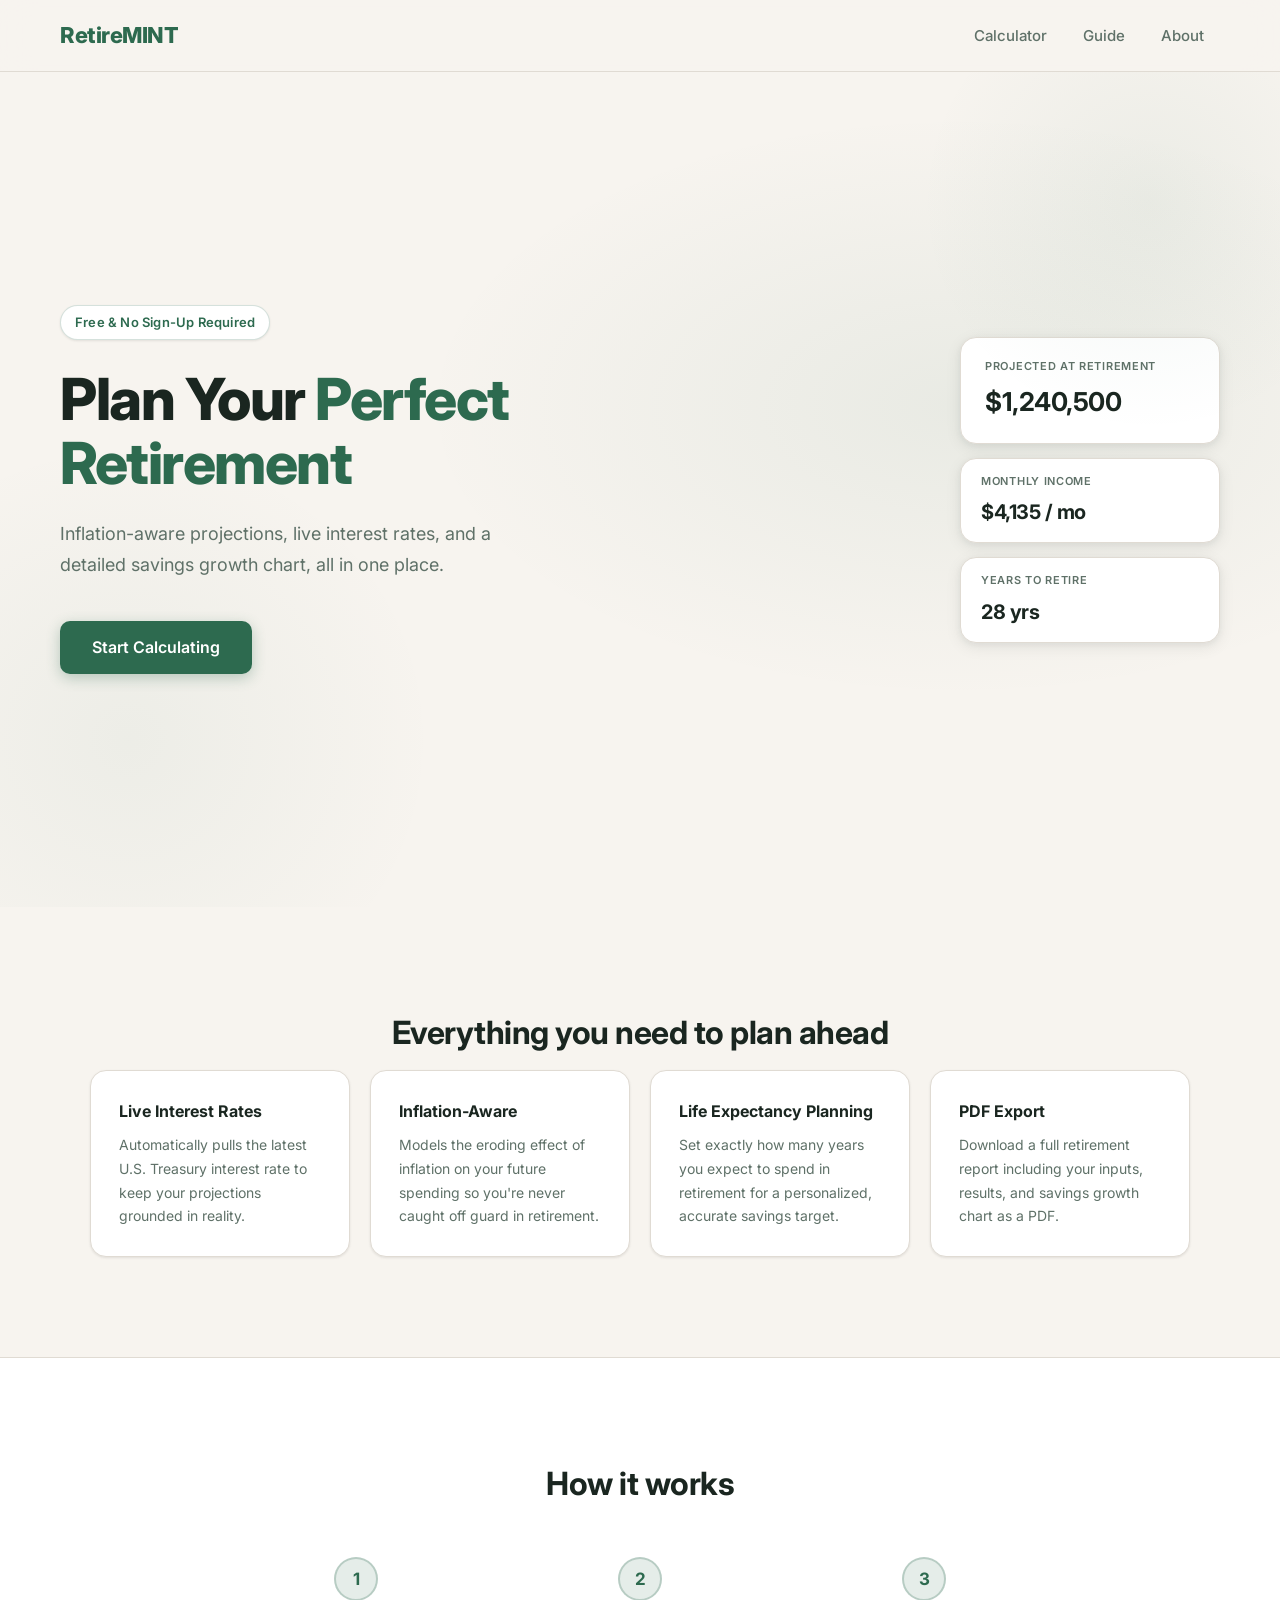
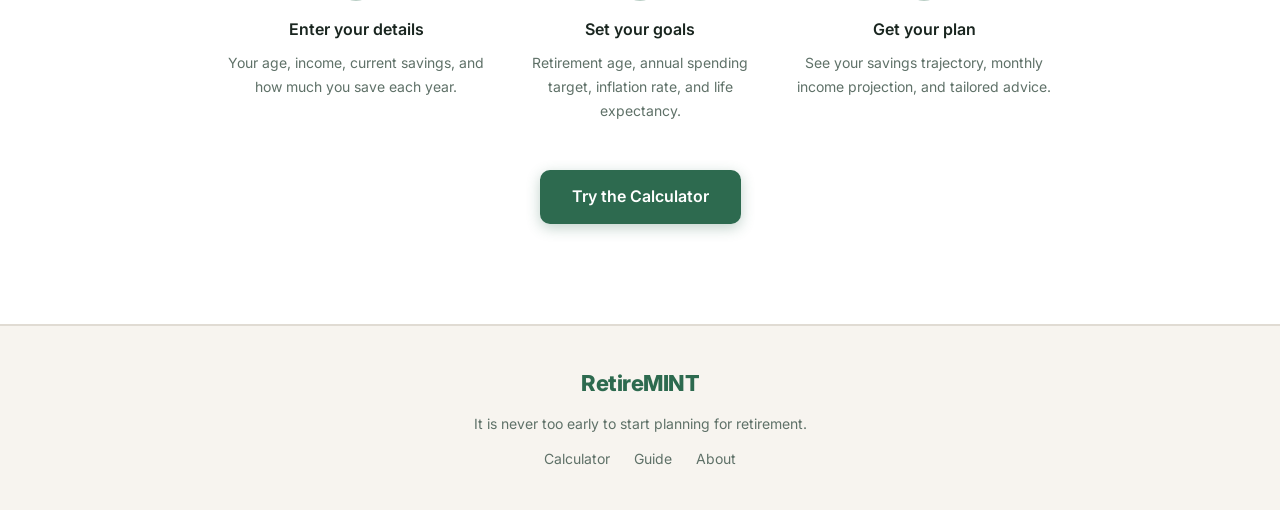
<file: index.html>
<!DOCTYPE html>
<html lang="en">
<head>
    <meta charset="UTF-8">
    <meta name="viewport" content="width=device-width, initial-scale=1.0">
    <title>RetireMINT - Plan Your Perfect Retirement</title>
    <link rel="preconnect" href="https://fonts.googleapis.com">
    <link rel="preconnect" href="https://fonts.gstatic.com" crossorigin>
    <link href="https://fonts.googleapis.com/css2?family=Inter:wght@400;500;600;700;800&display=swap" rel="stylesheet">
    <link rel="stylesheet" href="indexStyle.css">
</head>
<body>
    <nav>
        <div class="logo">RetireMINT</div>
        <ul>
            <li><a href="calculator.html">Calculator</a></li>
            <li><a href="gettingStarted.html">Guide</a></li>
            <li><a href="aboutPage.html">About</a></li>
        </ul>
    </nav>

    <section class="hero">
        <div class="hero-content">
            <div class="hero-badge">Free &amp; No Sign-Up Required</div>
            <h1>Plan Your <span class="accent">Perfect Retirement</span></h1>
            <p class="hero-sub">Inflation-aware projections, live interest rates, and a detailed savings growth chart, all in one place.</p>
            <a href="calculator.html" class="cta-button">Start Calculating</a>
        </div>
        <div class="hero-visual">
            <div class="stat-card">
                <span class="stat-label">Projected at Retirement</span>
                <span class="stat-value accent">$1,240,500</span>
            </div>
            <div class="stat-card small">
                <span class="stat-label">Monthly Income</span>
                <span class="stat-value">$4,135 / mo</span>
            </div>
            <div class="stat-card small">
                <span class="stat-label">Years to Retire</span>
                <span class="stat-value">28 yrs</span>
            </div>
        </div>
    </section>

    <section class="features">
        <h2>Everything you need to plan ahead</h2>
        <div class="features-grid">
            <div class="feature-card">
                <h3>Live Interest Rates</h3>
                <p>Automatically pulls the latest U.S. Treasury interest rate to keep your projections grounded in reality.</p>
            </div>
            <div class="feature-card">
                <h3>Inflation-Aware</h3>
                <p>Models the eroding effect of inflation on your future spending so you're never caught off guard in retirement.</p>
            </div>
            <div class="feature-card">
                <h3>Life Expectancy Planning</h3>
                <p>Set exactly how many years you expect to spend in retirement for a personalized, accurate savings target.</p>
            </div>
            <div class="feature-card">
                <h3>PDF Export</h3>
                <p>Download a full retirement report including your inputs, results, and savings growth chart as a PDF.</p>
            </div>
        </div>
    </section>

    <section class="how-it-works">
        <h2>How it works</h2>
        <div class="steps">
            <div class="step">
                <div class="step-number">1</div>
                <h3>Enter your details</h3>
                <p>Your age, income, current savings, and how much you save each year.</p>
            </div>
            <div class="step">
                <div class="step-number">2</div>
                <h3>Set your goals</h3>
                <p>Retirement age, annual spending target, inflation rate, and life expectancy.</p>
            </div>
            <div class="step">
                <div class="step-number">3</div>
                <h3>Get your plan</h3>
                <p>See your savings trajectory, monthly income projection, and tailored advice.</p>
            </div>
        </div>
        <a href="calculator.html" class="cta-button">Try the Calculator</a>
    </section>

    <footer>
        <div class="footer-content">
            <span class="logo">RetireMINT</span>
            <p>It is never too early to start planning for retirement.</p>
            <div class="footer-links">
                <a href="calculator.html">Calculator</a>
                <a href="gettingStarted.html">Guide</a>
                <a href="aboutPage.html">About</a>
            </div>
        </div>
    </footer>
</body>
</html>
</file>
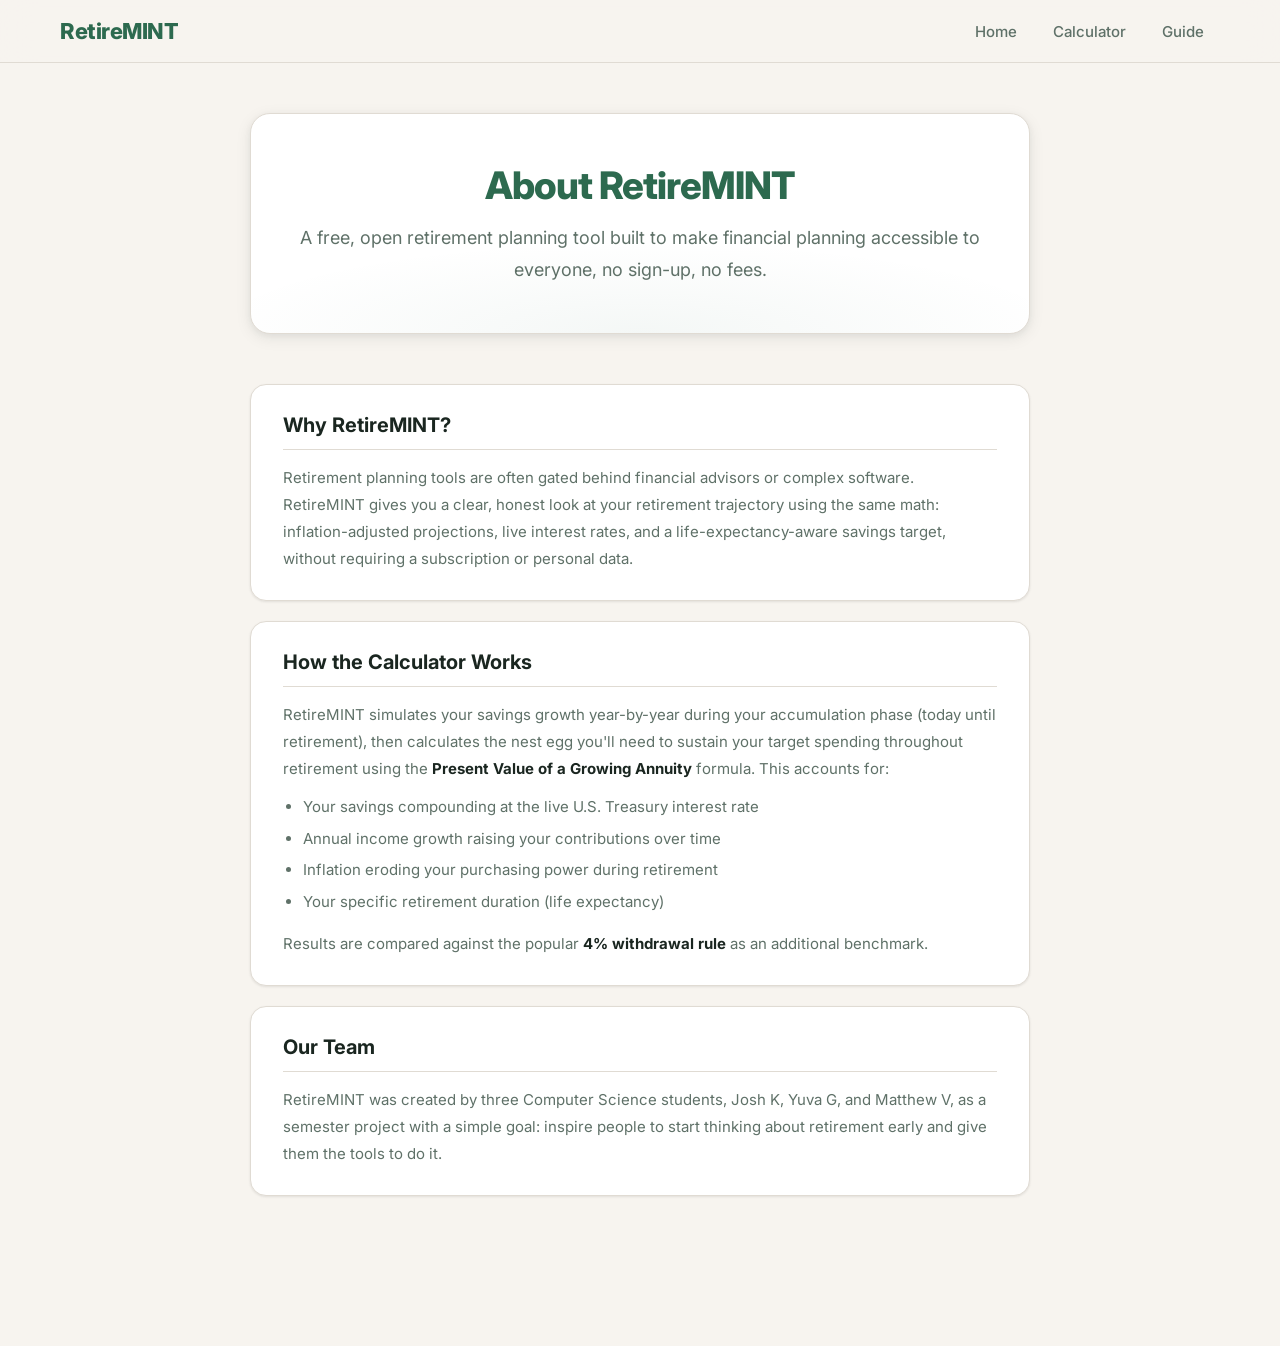
<file: aboutPage.html>
<!DOCTYPE html>
<html lang="en">
<head>
    <meta charset="UTF-8">
    <meta name="viewport" content="width=device-width, initial-scale=1.0">
    <title>RetireMINT - About</title>
    <link rel="preconnect" href="https://fonts.googleapis.com">
    <link rel="preconnect" href="https://fonts.gstatic.com" crossorigin>
    <link href="https://fonts.googleapis.com/css2?family=Inter:wght@400;500;600;700;800&display=swap" rel="stylesheet">
    <link rel="stylesheet" href="aboutStyle.css">
</head>
<body>
    <nav>
        <div class="logo">RetireMINT</div>
        <ul>
            <li><a href="index.html">Home</a></li>
            <li><a href="calculator.html">Calculator</a></li>
            <li><a href="gettingStarted.html">Guide</a></li>
        </ul>
    </nav>

    <div class="container">
        <section class="intro">
            <h1>About RetireMINT</h1>
            <p>A free, open retirement planning tool built to make financial planning accessible to everyone, no sign-up, no fees.</p>
        </section>

        <section>
            <h2>Why RetireMINT?</h2>
            <p>Retirement planning tools are often gated behind financial advisors or complex software. RetireMINT gives you a clear, honest look at your retirement trajectory using the same math: inflation-adjusted projections, live interest rates, and a life-expectancy-aware savings target, without requiring a subscription or personal data.</p>
        </section>

        <section>
            <h2>How the Calculator Works</h2>
            <p>RetireMINT simulates your savings growth year-by-year during your accumulation phase (today until retirement), then calculates the nest egg you'll need to sustain your target spending throughout retirement using the <strong>Present Value of a Growing Annuity</strong> formula. This accounts for:</p>
            <ul class="feature-list">
                <li>Your savings compounding at the live U.S. Treasury interest rate</li>
                <li>Annual income growth raising your contributions over time</li>
                <li>Inflation eroding your purchasing power during retirement</li>
                <li>Your specific retirement duration (life expectancy)</li>
            </ul>
            <p>Results are compared against the popular <strong>4% withdrawal rule</strong> as an additional benchmark.</p>
        </section>

        <section>
            <h2>Our Team</h2>
            <p>RetireMINT was created by three Computer Science students, Josh K, Yuva G, and Matthew V, as a semester project with a simple goal: inspire people to start thinking about retirement early and give them the tools to do it.</p>
        </section>

    </div>
</body>
</html>
</file>
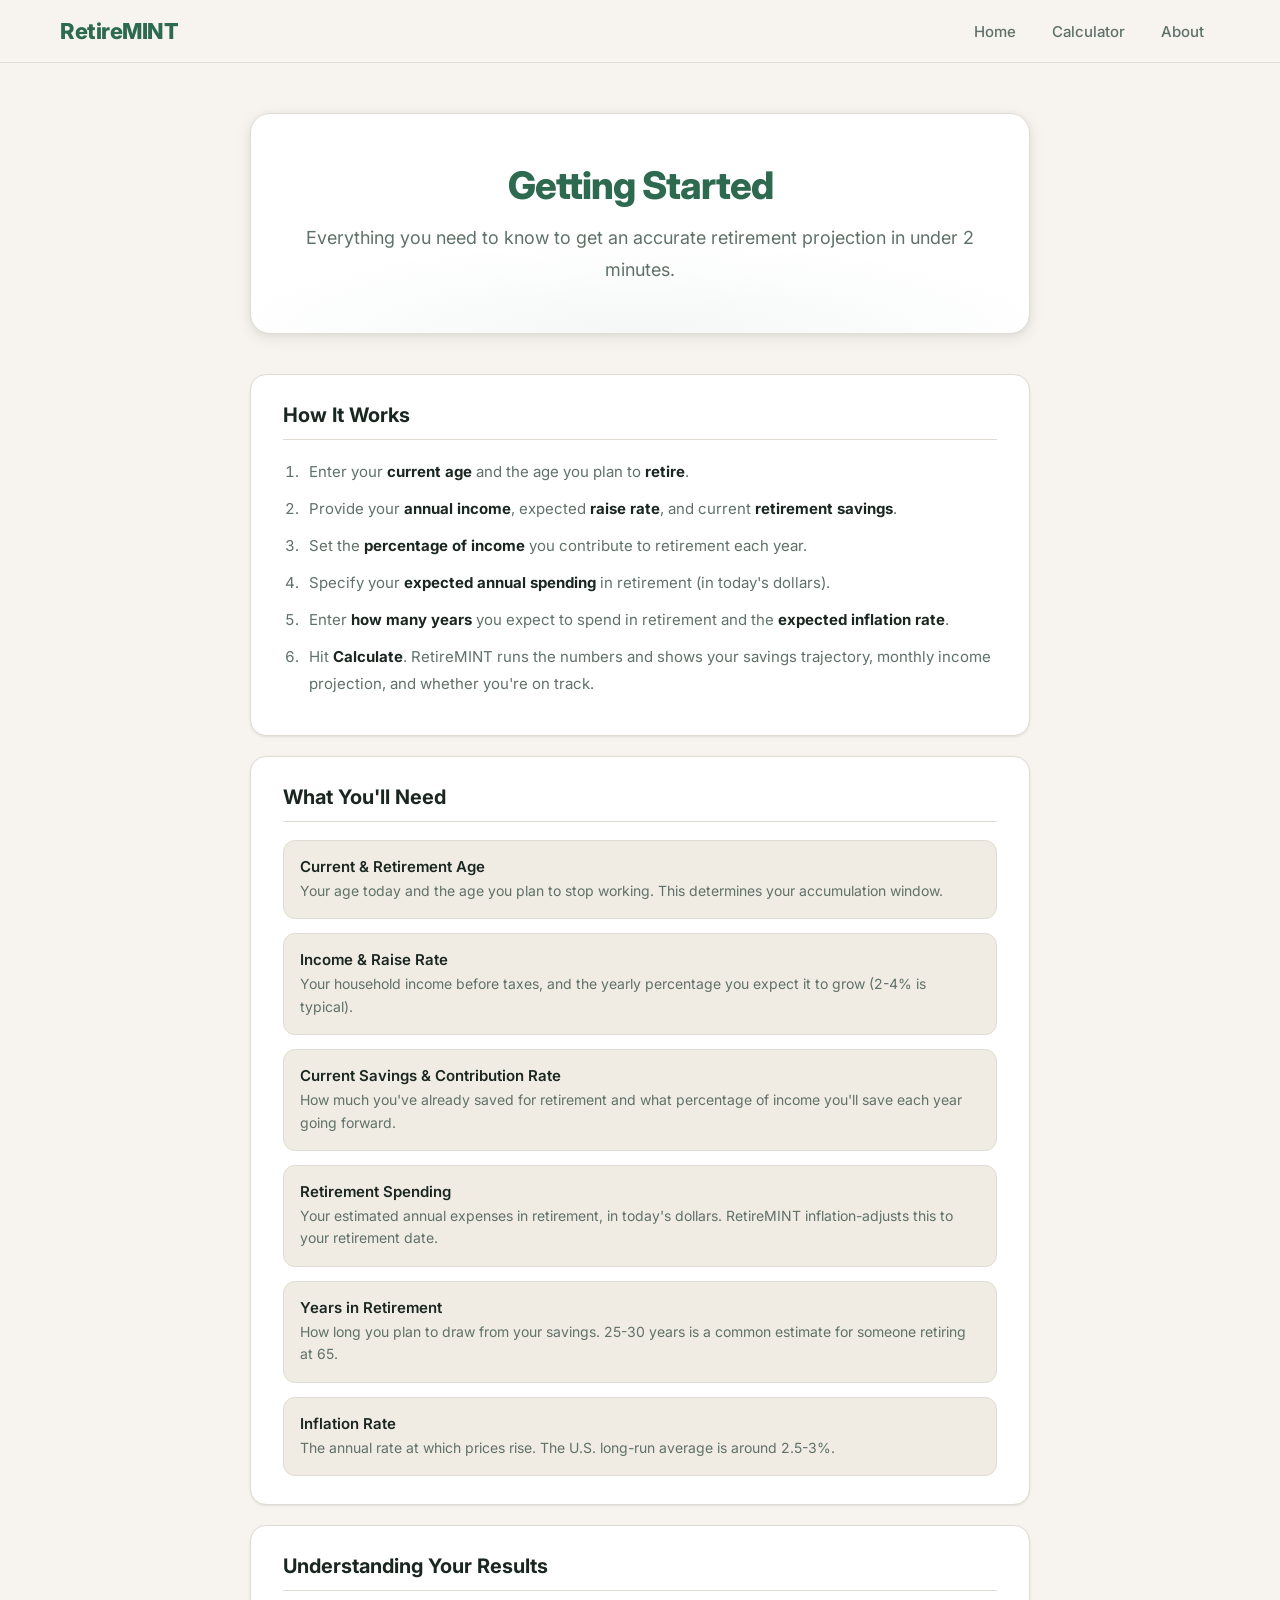
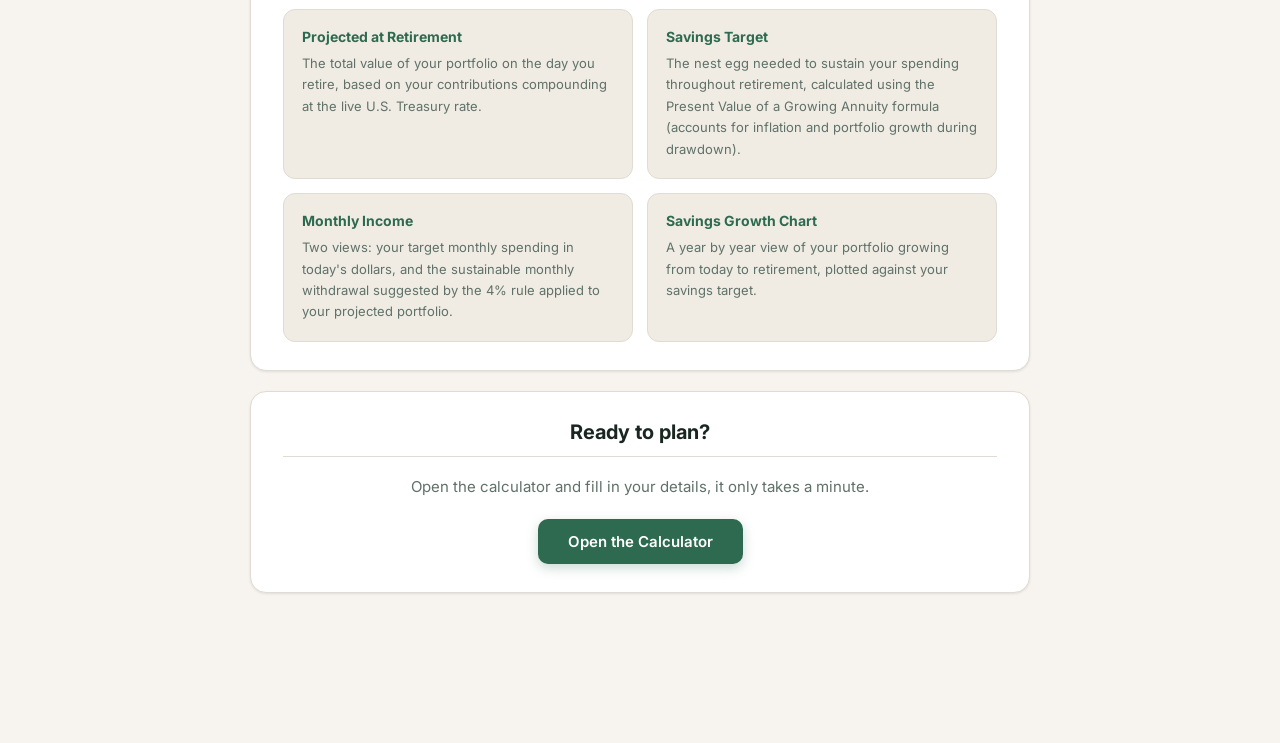
<file: gettingStarted.html>
<!DOCTYPE html>
<html lang="en">
<head>
    <meta charset="UTF-8">
    <meta name="viewport" content="width=device-width, initial-scale=1.0">
    <title>RetireMINT - Getting Started</title>
    <link rel="preconnect" href="https://fonts.googleapis.com">
    <link rel="preconnect" href="https://fonts.gstatic.com" crossorigin>
    <link href="https://fonts.googleapis.com/css2?family=Inter:wght@400;500;600;700;800&display=swap" rel="stylesheet">
    <link rel="stylesheet" href="gettingStartedStyle.css">
</head>
<body>
    <nav>
        <div class="logo">RetireMINT</div>
        <ul>
            <li><a href="index.html">Home</a></li>
            <li><a href="calculator.html">Calculator</a></li>
            <li><a href="aboutPage.html">About</a></li>
        </ul>
    </nav>

    <div class="container">
        <section class="intro">
            <h1>Getting Started</h1>
            <p>Everything you need to know to get an accurate retirement projection in under 2 minutes.</p>
        </section>

        <section>
            <h2>How It Works</h2>
            <ol>
                <li>Enter your <strong>current age</strong> and the age you plan to <strong>retire</strong>.</li>
                <li>Provide your <strong>annual income</strong>, expected <strong>raise rate</strong>, and current <strong>retirement savings</strong>.</li>
                <li>Set the <strong>percentage of income</strong> you contribute to retirement each year.</li>
                <li>Specify your <strong>expected annual spending</strong> in retirement (in today's dollars).</li>
                <li>Enter <strong>how many years</strong> you expect to spend in retirement and the <strong>expected inflation rate</strong>.</li>
                <li>Hit <strong>Calculate</strong>. RetireMINT runs the numbers and shows your savings trajectory, monthly income projection, and whether you're on track.</li>
            </ol>
        </section>

        <section>
            <h2>What You'll Need</h2>
            <div class="input-overview">
                <div class="input-item">
                    <div>
                        <h3>Current &amp; Retirement Age</h3>
                        <p>Your age today and the age you plan to stop working. This determines your accumulation window.</p>
                    </div>
                </div>
                <div class="input-item">
                    <div>
                        <h3>Income &amp; Raise Rate</h3>
                        <p>Your household income before taxes, and the yearly percentage you expect it to grow (2-4% is typical).</p>
                    </div>
                </div>
                <div class="input-item">
                    <div>
                        <h3>Current Savings &amp; Contribution Rate</h3>
                        <p>How much you've already saved for retirement and what percentage of income you'll save each year going forward.</p>
                    </div>
                </div>
                <div class="input-item">
                    <div>
                        <h3>Retirement Spending</h3>
                        <p>Your estimated annual expenses in retirement, in today's dollars. RetireMINT inflation-adjusts this to your retirement date.</p>
                    </div>
                </div>
                <div class="input-item">
                    <div>
                        <h3>Years in Retirement</h3>
                        <p>How long you plan to draw from your savings. 25-30 years is a common estimate for someone retiring at 65.</p>
                    </div>
                </div>
                <div class="input-item">
                    <div>
                        <h3>Inflation Rate</h3>
                        <p>The annual rate at which prices rise. The U.S. long-run average is around 2.5-3%.</p>
                    </div>
                </div>
            </div>
        </section>

        <section>
            <h2>Understanding Your Results</h2>
            <div class="results-explanation">
                <div class="result-item">
                    <h3>Projected at Retirement</h3>
                    <p>The total value of your portfolio on the day you retire, based on your contributions compounding at the live U.S. Treasury rate.</p>
                </div>
                <div class="result-item">
                    <h3>Savings Target</h3>
                    <p>The nest egg needed to sustain your spending throughout retirement, calculated using the Present Value of a Growing Annuity formula (accounts for inflation and portfolio growth during drawdown).</p>
                </div>
                <div class="result-item">
                    <h3>Monthly Income</h3>
                    <p>Two views: your target monthly spending in today's dollars, and the sustainable monthly withdrawal suggested by the 4% rule applied to your projected portfolio.</p>
                </div>
                <div class="result-item">
                    <h3>Savings Growth Chart</h3>
                    <p>A year by year view of your portfolio growing from today to retirement, plotted against your savings target.</p>
                </div>
            </div>
        </section>

        <section class="cta-section">
            <h2>Ready to plan?</h2>
            <p>Open the calculator and fill in your details, it only takes a minute.</p>
            <a href="calculator.html" class="cta-button">Open the Calculator</a>
        </section>
    </div>
</body>
</html>
</file>
<file: indexStyle.css>
/* indexStyle.css - RetireMINT Landing Page */

:root {
  --bg: #f7f4ef;
  --surface: #ffffff;
  --surface-2: #ede9e1;
  --accent: #2d6a4f;
  --accent-hover: #1e4d39;
  --accent-muted: rgba(45, 106, 79, 0.08);
  --accent-light: rgba(45, 106, 79, 0.12);
  --text: #1a2620;
  --text-muted: #5f7168;
  --border: #e0dbd3;
  --shadow-sm: 0 1px 3px rgba(26, 38, 32, 0.06), 0 1px 2px rgba(26, 38, 32, 0.04);
  --shadow-md: 0 4px 16px rgba(26, 38, 32, 0.08), 0 2px 6px rgba(26, 38, 32, 0.05);
  --shadow-lg: 0 12px 40px rgba(26, 38, 32, 0.1), 0 4px 12px rgba(26, 38, 32, 0.06);
}

* {
  margin: 0;
  padding: 0;
  box-sizing: border-box;
}

body {
  font-family: 'Inter', system-ui, sans-serif;
  background-color: var(--bg);
  color: var(--text);
  line-height: 1.6;
}

/* ── Nav ── */
nav {
  display: flex;
  justify-content: space-between;
  align-items: center;
  padding: 18px 60px;
  background: rgba(247, 244, 239, 0.92);
  backdrop-filter: blur(16px);
  border-bottom: 1px solid var(--border);
  position: sticky;
  top: 0;
  z-index: 1000;
}

.logo {
  font-size: 22px;
  font-weight: 800;
  color: var(--accent);
  letter-spacing: -0.5px;
}

nav ul {
  list-style: none;
  display: flex;
  gap: 4px;
}

nav ul li a {
  color: var(--text-muted);
  text-decoration: none;
  font-size: 15px;
  font-weight: 500;
  padding: 8px 16px;
  border-radius: 8px;
  transition: color 0.2s, background 0.2s;
}

nav ul li a:hover {
  color: var(--text);
  background: var(--surface-2);
}

/* ── Hero ── */
.hero {
  min-height: calc(100vh - 65px);
  display: flex;
  align-items: center;
  justify-content: space-between;
  gap: 60px;
  padding: 80px 60px;
  background:
    radial-gradient(ellipse 60% 50% at 75% 40%, rgba(45, 106, 79, 0.07) 0%, transparent 70%),
    radial-gradient(ellipse 40% 60% at 10% 80%, rgba(45, 106, 79, 0.05) 0%, transparent 60%),
    var(--bg);
  position: relative;
  overflow: hidden;
}

.hero::before {
  content: '';
  position: absolute;
  top: -120px;
  right: -120px;
  width: 500px;
  height: 500px;
  border-radius: 50%;
  background: radial-gradient(circle, rgba(45, 106, 79, 0.06) 0%, transparent 65%);
  pointer-events: none;
}

.hero-content {
  max-width: 580px;
}

.hero-badge {
  display: inline-flex;
  align-items: center;
  gap: 6px;
  background: var(--surface);
  color: var(--accent);
  font-size: 13px;
  font-weight: 600;
  padding: 6px 14px;
  border-radius: 20px;
  border: 1px solid rgba(45, 106, 79, 0.2);
  margin-bottom: 28px;
  letter-spacing: 0.2px;
  box-shadow: var(--shadow-sm);
}

.hero h1 {
  font-size: clamp(36px, 5vw, 58px);
  font-weight: 800;
  line-height: 1.1;
  color: var(--text);
  margin-bottom: 22px;
  letter-spacing: -1.5px;
}

.accent {
  color: var(--accent);
}

.hero-sub {
  font-size: 18px;
  color: var(--text-muted);
  margin-bottom: 40px;
  line-height: 1.75;
  max-width: 460px;
}

.cta-button {
  display: inline-block;
  background: var(--accent);
  color: #fff;
  font-size: 16px;
  font-weight: 600;
  padding: 14px 32px;
  border-radius: 10px;
  text-decoration: none;
  transition: background 0.2s, transform 0.15s, box-shadow 0.2s;
  border: none;
  cursor: pointer;
  box-shadow: 0 4px 14px rgba(45, 106, 79, 0.3);
}

.cta-button:hover {
  background: var(--accent-hover);
  transform: translateY(-2px);
  box-shadow: 0 8px 20px rgba(45, 106, 79, 0.35);
}

/* ── Hero Visual Cards ── */
.hero-visual {
  display: flex;
  flex-direction: column;
  gap: 14px;
  min-width: 260px;
}

.stat-card {
  background: var(--surface);
  border: 1px solid var(--border);
  border-radius: 16px;
  padding: 20px 24px;
  box-shadow: var(--shadow-md);
  display: flex;
  flex-direction: column;
  gap: 6px;
  transition: transform 0.2s, box-shadow 0.2s;
}

.stat-card:hover {
  transform: translateY(-3px);
  box-shadow: var(--shadow-lg);
}

.stat-card.small {
  padding: 14px 20px;
}

.stat-label {
  font-size: 11px;
  font-weight: 600;
  color: var(--text-muted);
  text-transform: uppercase;
  letter-spacing: 0.7px;
}

.stat-value {
  font-size: 26px;
  font-weight: 700;
  color: var(--text);
  letter-spacing: -0.5px;
}

.stat-card.small .stat-value {
  font-size: 20px;
}

/* ── Features ── */
.features {
  padding: 100px 60px;
  background: var(--bg);
}

.features h2,
.how-it-works h2 {
  font-size: 32px;
  font-weight: 700;
  text-align: center;
  margin-bottom: 12px;
  letter-spacing: -0.5px;
  color: var(--text);
}

.features-grid {
  display: grid;
  grid-template-columns: repeat(auto-fit, minmax(240px, 1fr));
  gap: 20px;
  max-width: 1100px;
  margin: 0 auto;
}

.feature-card {
  background: var(--surface);
  border: 1px solid var(--border);
  border-radius: 16px;
  padding: 28px;
  box-shadow: var(--shadow-sm);
  transition: transform 0.2s, box-shadow 0.2s;
}

.feature-card:hover {
  transform: translateY(-4px);
  box-shadow: var(--shadow-lg);
}

.feature-icon {
  font-size: 28px;
  margin-bottom: 14px;
  display: block;
  width: 52px;
  height: 52px;
  background: var(--accent-muted);
  border-radius: 12px;
  display: flex;
  align-items: center;
  justify-content: center;
  margin-bottom: 16px;
}

.feature-card h3 {
  font-size: 16px;
  font-weight: 700;
  margin-bottom: 8px;
  color: var(--text);
}

.feature-card p {
  font-size: 14px;
  color: var(--text-muted);
  line-height: 1.7;
}

/* ── How it Works ── */
.how-it-works {
  padding: 100px 60px;
  background: var(--surface);
  text-align: center;
  border-top: 1px solid var(--border);
  border-bottom: 1px solid var(--border);
}

.steps {
  display: flex;
  align-items: flex-start;
  justify-content: center;
  gap: 24px;
  max-width: 900px;
  margin: 48px auto 48px;
  flex-wrap: wrap;
}

.step {
  flex: 1;
  min-width: 200px;
  max-width: 260px;
}

.step-number {
  width: 44px;
  height: 44px;
  background: var(--accent-light);
  border: 2px solid rgba(45, 106, 79, 0.25);
  color: var(--accent);
  font-weight: 700;
  font-size: 17px;
  border-radius: 50%;
  display: flex;
  align-items: center;
  justify-content: center;
  margin: 0 auto 16px;
}

.step h3 {
  font-size: 16px;
  font-weight: 600;
  margin-bottom: 8px;
  color: var(--text);
}

.step p {
  font-size: 14px;
  color: var(--text-muted);
  line-height: 1.7;
}

.step-arrow {
  color: var(--accent);
  font-size: 20px;
  padding-top: 16px;
  flex-shrink: 0;
  opacity: 0.5;
}

/* ── Footer ── */
footer {
  background: var(--bg);
  border-top: 1px solid var(--border);
  padding: 40px 60px;
}

.footer-content {
  max-width: 1100px;
  margin: 0 auto;
  display: flex;
  flex-direction: column;
  align-items: center;
  gap: 12px;
  text-align: center;
}

.footer-content p {
  font-size: 14px;
  color: var(--text-muted);
}

.footer-links {
  display: flex;
  gap: 24px;
}

.footer-links a {
  font-size: 14px;
  color: var(--text-muted);
  text-decoration: none;
  transition: color 0.2s;
}

.footer-links a:hover {
  color: var(--accent);
}

/* ── Responsive ── */
@media (max-width: 900px) {
  nav { padding: 16px 24px; }
  .hero { flex-direction: column; padding: 60px 24px; text-align: center; gap: 40px; }
  .hero-sub { max-width: 100%; }
  .hero-visual { align-items: stretch; }
  .features, .how-it-works { padding: 60px 24px; }
  footer { padding: 32px 24px; }
}

@media (max-width: 600px) {
  nav ul { gap: 2px; }
  nav ul li a { padding: 6px 10px; font-size: 13px; }
  .step-arrow { display: none; }
}
</file>
<file: aboutStyle.css>
/* aboutStyle.css - RetireMINT About Page */

:root {
  --bg: #f7f4ef;
  --surface: #ffffff;
  --surface-2: #f0ece4;
  --accent: #2d6a4f;
  --accent-hover: #1e4d39;
  --accent-muted: rgba(45, 106, 79, 0.08);
  --text: #1a2620;
  --text-muted: #5f7168;
  --border: #e0dbd3;
  --shadow-sm: 0 1px 3px rgba(26, 38, 32, 0.06), 0 1px 2px rgba(26, 38, 32, 0.04);
  --shadow-md: 0 4px 16px rgba(26, 38, 32, 0.08), 0 2px 6px rgba(26, 38, 32, 0.05);
}

* { margin: 0; padding: 0; box-sizing: border-box; }

body {
  font-family: 'Inter', system-ui, sans-serif;
  background-color: var(--bg);
  color: var(--text);
  min-height: 100vh;
}

/* ── Nav ── */
nav {
  display: flex;
  justify-content: space-between;
  align-items: center;
  padding: 18px 60px;
  background: rgba(247, 244, 239, 0.92);
  backdrop-filter: blur(16px);
  border-bottom: 1px solid var(--border);
  position: sticky;
  top: 0;
  z-index: 1000;
}

.logo {
  font-size: 22px;
  font-weight: 800;
  color: var(--accent);
  letter-spacing: -0.5px;
}

nav ul { list-style: none; display: flex; gap: 4px; }

nav ul li a {
  color: var(--text-muted);
  text-decoration: none;
  font-size: 15px;
  font-weight: 500;
  padding: 8px 16px;
  border-radius: 8px;
  transition: color 0.2s, background 0.2s;
}

nav ul li a:hover { color: var(--text); background: var(--surface-2); }

/* ── Container ── */
.container {
  max-width: 860px;
  margin: 50px auto;
  padding: 0 40px 80px;
}

/* ── Intro ── */
.intro {
  text-align: center;
  margin-bottom: 50px;
  padding: 48px 40px;
  background: var(--surface);
  border: 1px solid var(--border);
  border-radius: 20px;
  box-shadow: var(--shadow-md);
  background-image: radial-gradient(ellipse 80% 60% at 50% 100%, rgba(45, 106, 79, 0.05) 0%, transparent 70%);
}

.intro h1 {
  font-size: 38px;
  font-weight: 800;
  color: var(--accent);
  letter-spacing: -1px;
  margin-bottom: 14px;
}

.intro p {
  font-size: 18px;
  color: var(--text-muted);
  line-height: 1.75;
}

/* ── Sections ── */
section {
  background: var(--surface);
  border: 1px solid var(--border);
  border-radius: 16px;
  padding: 28px 32px;
  margin-bottom: 20px;
  box-shadow: var(--shadow-sm);
  transition: transform 0.2s, box-shadow 0.2s;
}

section:hover {
  transform: translateY(-2px);
  box-shadow: var(--shadow-md);
}

h2 {
  font-size: 20px;
  font-weight: 700;
  color: var(--text);
  margin-bottom: 14px;
  padding-bottom: 12px;
  border-bottom: 1px solid var(--border);
}

p {
  font-size: 15px;
  color: var(--text-muted);
  line-height: 1.8;
  margin-bottom: 12px;
}

p:last-child { margin-bottom: 0; }

p strong { color: var(--text); }

/* ── Feature list ── */
.feature-list {
  margin: 12px 0 16px 20px;
  list-style: disc;
}

.feature-list li {
  font-size: 15px;
  color: var(--text-muted);
  line-height: 1.7;
  margin-bottom: 6px;
}

/* ── Contact ── */
.contact-section a {
  color: var(--accent);
  text-decoration: none;
  font-weight: 500;
  transition: color 0.2s;
}

.contact-section a:hover { color: var(--accent-hover); text-decoration: underline; }

.tagline {
  font-style: italic;
  color: var(--accent) !important;
  margin-top: 16px;
  font-size: 15px;
}

/* ── Responsive ── */
@media (max-width: 768px) {
  nav { padding: 16px 24px; }
  .container { padding: 0 20px 60px; margin: 30px auto; }
  .intro { padding: 28px 20px; }
  .intro h1 { font-size: 28px; }
  section { padding: 20px; }
}
</file>
<file: gettingStartedStyle.css>
/* gettingStartedStyle.css - RetireMINT Guide Page */

:root {
  --bg: #f7f4ef;
  --surface: #ffffff;
  --surface-2: #f0ece4;
  --accent: #2d6a4f;
  --accent-hover: #1e4d39;
  --accent-muted: rgba(45, 106, 79, 0.08);
  --accent-light: rgba(45, 106, 79, 0.12);
  --text: #1a2620;
  --text-muted: #5f7168;
  --border: #e0dbd3;
  --shadow-sm: 0 1px 3px rgba(26, 38, 32, 0.06), 0 1px 2px rgba(26, 38, 32, 0.04);
  --shadow-md: 0 4px 16px rgba(26, 38, 32, 0.08), 0 2px 6px rgba(26, 38, 32, 0.05);
}

* { margin: 0; padding: 0; box-sizing: border-box; }

body {
  font-family: 'Inter', system-ui, sans-serif;
  background-color: var(--bg);
  color: var(--text);
  min-height: 100vh;
}

/* ── Nav ── */
nav {
  display: flex;
  justify-content: space-between;
  align-items: center;
  padding: 18px 60px;
  background: rgba(247, 244, 239, 0.92);
  backdrop-filter: blur(16px);
  border-bottom: 1px solid var(--border);
  position: sticky;
  top: 0;
  z-index: 1000;
}

.logo {
  font-size: 22px;
  font-weight: 800;
  color: var(--accent);
  letter-spacing: -0.5px;
}

nav ul { list-style: none; display: flex; gap: 4px; }

nav ul li a {
  color: var(--text-muted);
  text-decoration: none;
  font-size: 15px;
  font-weight: 500;
  padding: 8px 16px;
  border-radius: 8px;
  transition: color 0.2s, background 0.2s;
}

nav ul li a:hover { color: var(--text); background: var(--surface-2); }

/* ── Container ── */
.container {
  max-width: 860px;
  margin: 50px auto;
  padding: 0 40px 80px;
}

/* ── Intro ── */
.intro {
  text-align: center;
  margin-bottom: 40px;
  padding: 48px 40px;
  background: var(--surface);
  border: 1px solid var(--border);
  border-radius: 20px;
  box-shadow: var(--shadow-md);
  background-image: radial-gradient(ellipse 80% 60% at 50% 100%, rgba(45, 106, 79, 0.05) 0%, transparent 70%);
}

.intro h1 {
  font-size: 38px;
  font-weight: 800;
  color: var(--accent);
  letter-spacing: -1px;
  margin-bottom: 14px;
}

.intro p {
  font-size: 18px;
  color: var(--text-muted);
  line-height: 1.75;
}

/* ── Section base ── */
section {
  background: var(--surface);
  border: 1px solid var(--border);
  border-radius: 16px;
  padding: 28px 32px;
  margin-bottom: 20px;
  box-shadow: var(--shadow-sm);
}

h2 {
  font-size: 20px;
  font-weight: 700;
  color: var(--text);
  margin-bottom: 18px;
  padding-bottom: 12px;
  border-bottom: 1px solid var(--border);
}

/* ── How It Works ordered list ── */
ol {
  margin-left: 20px;
}

ol li {
  font-size: 15px;
  color: var(--text-muted);
  line-height: 1.8;
  margin-bottom: 10px;
  padding-left: 6px;
}

ol li strong { color: var(--text); }

/* ── Input Overview grid ── */
.input-overview {
  display: flex;
  flex-direction: column;
  gap: 14px;
}

.input-item {
  display: flex;
  gap: 16px;
  align-items: flex-start;
  background: var(--surface-2);
  border: 1px solid var(--border);
  border-radius: 12px;
  padding: 16px;
  transition: transform 0.15s;
}

.input-item:hover {
  transform: translateX(3px);
}

.input-icon {
  font-size: 22px;
  flex-shrink: 0;
  width: 36px;
  text-align: center;
}

.input-item h3 {
  font-size: 15px;
  font-weight: 600;
  color: var(--text);
  margin-bottom: 4px;
}

.input-item p {
  font-size: 14px;
  color: var(--text-muted);
  line-height: 1.6;
}

/* ── Results explanation ── */
.results-explanation {
  display: grid;
  grid-template-columns: 1fr 1fr;
  gap: 14px;
}

.result-item {
  background: var(--surface-2);
  border: 1px solid var(--border);
  border-radius: 12px;
  padding: 18px;
}

.result-item h3 {
  font-size: 14px;
  font-weight: 700;
  color: var(--accent);
  margin-bottom: 8px;
}

.result-item p {
  font-size: 13px;
  color: var(--text-muted);
  line-height: 1.65;
}

/* ── CTA Section ── */
.cta-section {
  text-align: center;
}

.cta-section p {
  font-size: 15px;
  color: var(--text-muted);
  margin-bottom: 20px;
  line-height: 1.6;
}

.cta-button {
  display: inline-block;
  background: var(--accent);
  color: #fff;
  font-size: 15px;
  font-weight: 600;
  padding: 13px 30px;
  border-radius: 10px;
  text-decoration: none;
  transition: background 0.2s, transform 0.15s, box-shadow 0.2s;
  box-shadow: 0 4px 12px rgba(45, 106, 79, 0.25);
}

.cta-button:hover {
  background: var(--accent-hover);
  transform: translateY(-2px);
  box-shadow: 0 6px 18px rgba(45, 106, 79, 0.3);
}

/* ── Responsive ── */
@media (max-width: 768px) {
  nav { padding: 16px 24px; }
  .container { padding: 0 20px 60px; margin: 30px auto; }
  .intro { padding: 28px 20px; }
  .intro h1 { font-size: 28px; }
  section { padding: 20px; }
  .results-explanation { grid-template-columns: 1fr; }
}
</file>
